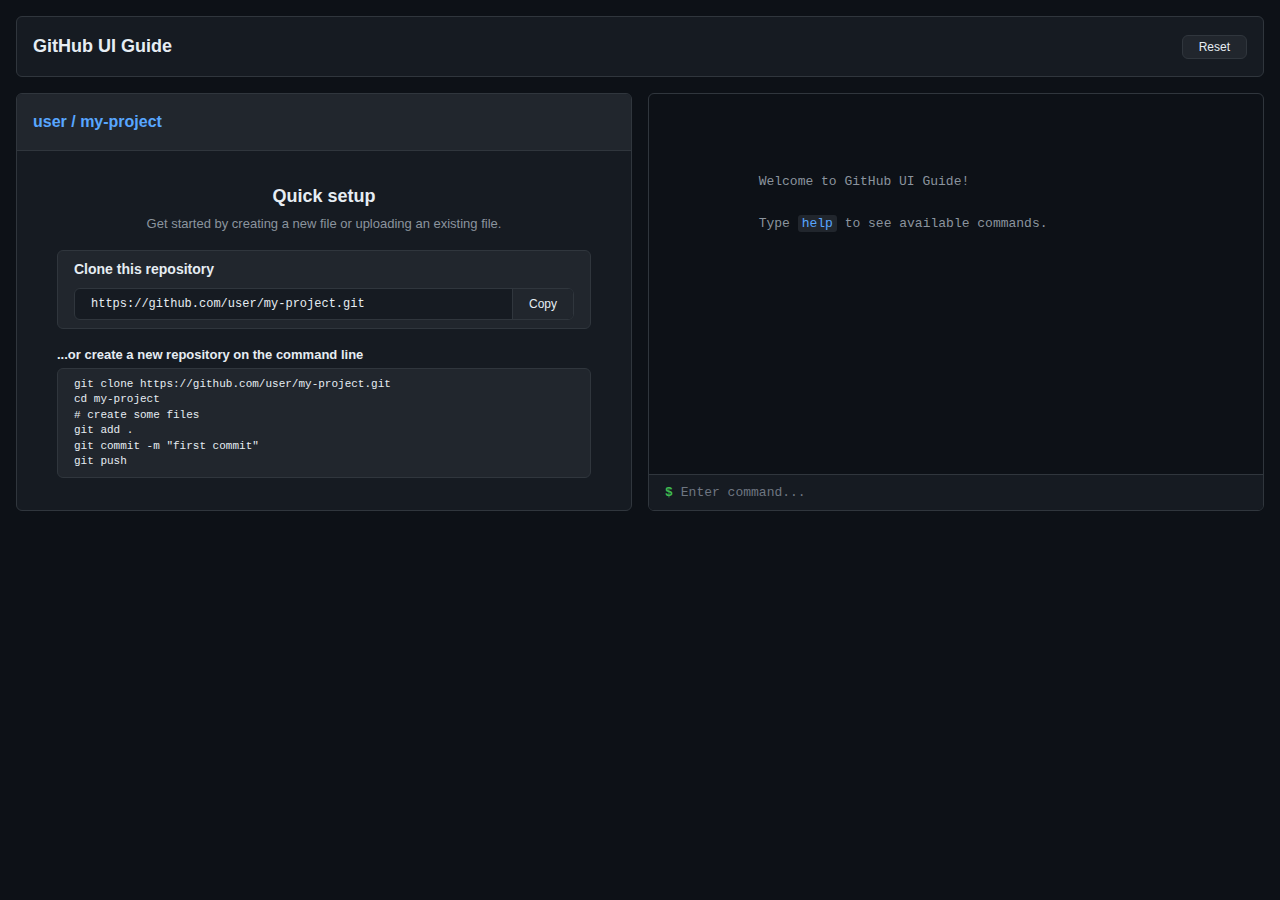
<file: index.html>
<!DOCTYPE html>
<html lang="ja">
<head>
  <meta charset="UTF-8">
  <meta name="viewport" content="width=device-width, initial-scale=1.0">
  <title>GitHub UI Guide</title>
  <link rel="stylesheet" href="src/css/style.css">
  <link rel="stylesheet" href="src/css/github-theme.css">
</head>
<body>
  <div class="app">
    <!-- ヘッダー -->
    <header class="header">
      <h1 class="header__title">GitHub UI Guide</h1>
      <button class="header__reset-btn" id="resetBtn">Reset</button>
    </header>

    <!-- メインコンテンツ -->
    <main class="main">
      <!-- GitHub UIエリア -->
      <section class="github-ui" id="githubUI">
        <div class="github-ui__header">
          <span class="github-ui__repo-name">user / my-project</span>
        </div>
        <div class="github-ui__content" id="githubContent">
          <!-- 空リポジトリ or ファイル一覧がここに表示される -->
          <div class="github-ui__empty">
            <h2>Quick setup</h2>
            <p>Get started by creating a new file or uploading an existing file.</p>
            <div class="github-ui__clone-url">
              <code>https://github.com/user/my-project.git</code>
            </div>
          </div>
        </div>
      </section>

      <!-- ローカルファイルエリア（clone後に表示） -->
      <section class="local-files local-files--hidden" id="localFiles">
        <div class="local-files__header">
          <span class="local-files__title">Local Files</span>
          <button class="local-files__add-btn" id="addFileBtn">+ Add File</button>
        </div>
        <ul class="local-files__list" id="fileList">
          <!-- ファイル一覧がここに表示される -->
        </ul>
      </section>

      <!-- CLIエリア -->
      <section class="cli" id="cli">
        <div class="cli__output" id="cliOutput">
          <div class="cli__welcome">
            Welcome to GitHub UI Guide!<br>
            Type <span class="cli__command">help</span> to see available commands.
          </div>
        </div>
        <div class="cli__input-line">
          <span class="cli__prompt">$</span>
          <input type="text" class="cli__input" id="cliInput" placeholder="Enter command..." autocomplete="off" autofocus>
        </div>
      </section>
    </main>
  </div>

  <!-- ファイル追加モーダル -->
  <div class="modal modal--hidden" id="addFileModal">
    <div class="modal__content">
      <h3 class="modal__title">Add New File</h3>
      <input type="text" class="modal__input" id="newFileName" placeholder="filename.txt">
      <div class="modal__actions">
        <button class="modal__btn modal__btn--cancel" id="cancelAddFile">Cancel</button>
        <button class="modal__btn modal__btn--confirm" id="confirmAddFile">Add</button>
      </div>
    </div>
  </div>

  <!-- JavaScript -->
  <script src="src/js/app.js"></script>
  <script src="src/js/cli.js"></script>
  <script src="src/js/commands.js"></script>
  <script src="src/js/local-files.js"></script>
  <script src="src/js/github-ui.js"></script>
</body>
</html>
</file>
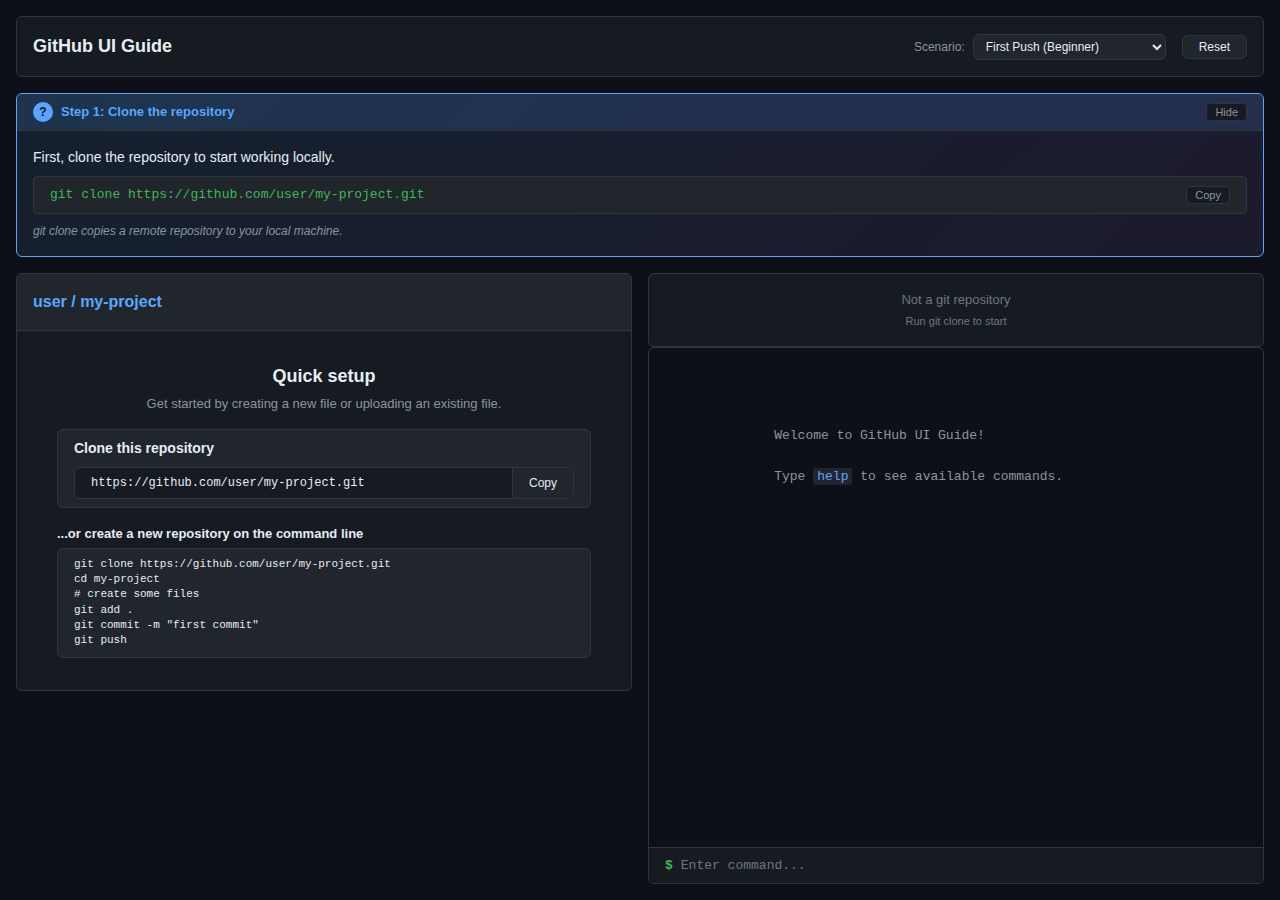
<file: src/index.html>
<!DOCTYPE html>
<html lang="ja">
<head>
  <meta charset="UTF-8">
  <meta name="viewport" content="width=device-width, initial-scale=1.0">
  <title>GitHub UI Guide</title>
  <link rel="stylesheet" href="css/style.css">
  <link rel="stylesheet" href="css/github-theme.css">
</head>
<body>
  <div class="app">
    <!-- ヘッダー -->
    <header class="header">
      <h1 class="header__title">GitHub UI Guide</h1>
      <div class="header__controls">
        <div class="header__scenario">
          <label for="scenarioSelector">Scenario:</label>
          <select class="header__scenario-select" id="scenarioSelector">
            <!-- 動的に生成される -->
          </select>
        </div>
        <button class="header__reset-btn" id="resetBtn">Reset</button>
      </div>
    </header>

    <!-- メインコンテンツ -->
    <main class="main">
      <!-- チュートリアルガイド（上部全幅） -->
      <section class="tutorial" id="tutorialGuide">
        <!-- 動的に表示される -->
      </section>

      <!-- 左側: GitHub UI + ローカルファイル -->
      <div class="main__left">
        <!-- GitHub UIエリア -->
        <section class="github-ui" id="githubUI">
          <div class="github-ui__header">
            <span class="github-ui__repo-name">user / my-project</span>
          </div>
          <div class="github-ui__content" id="githubContent">
            <!-- 空リポジトリ or ファイル一覧がここに表示される -->
            <div class="github-ui__empty">
              <h2>Quick setup</h2>
              <p>Get started by creating a new file or uploading an existing file.</p>
              <div class="github-ui__clone-url">
                <code>https://github.com/user/my-project.git</code>
              </div>
            </div>
          </div>
        </section>

        <!-- ローカルファイルエリア（clone後に表示） -->
        <section class="local-files local-files--hidden" id="localFiles">
          <div class="local-files__header">
            <span class="local-files__title">Local Files</span>
            <button class="local-files__add-btn" id="addFileBtn">+ Add File</button>
          </div>
          <ul class="local-files__list" id="fileList">
            <!-- ファイル一覧がここに表示される -->
          </ul>
        </section>
      </div>

      <!-- 右側: Git状態 + CLIエリア -->
      <div class="main__right">
        <!-- Git状態パネル -->
        <section class="git-status" id="gitStatus">
          <!-- 動的に表示される -->
        </section>

        <section class="cli" id="cli">
          <div class="cli__output" id="cliOutput">
            <div class="cli__welcome">
              Welcome to GitHub UI Guide!<br>
              Type <span class="cli__command">help</span> to see available commands.
            </div>
          </div>
          <div class="cli__input-line">
            <span class="cli__prompt">$</span>
            <input type="text" class="cli__input" id="cliInput" placeholder="Enter command..." autocomplete="off" autofocus>
          </div>
        </section>
      </div>
    </main>
  </div>

  <!-- ファイル追加モーダル -->
  <div class="modal modal--hidden" id="addFileModal">
    <div class="modal__content">
      <h3 class="modal__title">Add New File</h3>
      <input type="text" class="modal__input" id="newFileName" placeholder="filename.txt">
      <div class="modal__actions">
        <button class="modal__btn modal__btn--cancel" id="cancelAddFile">Cancel</button>
        <button class="modal__btn modal__btn--confirm" id="confirmAddFile">Add</button>
      </div>
    </div>
  </div>

  <!-- JavaScript -->
  <script src="js/app.js"></script>
  <script src="js/cli.js"></script>
  <script src="js/commands.js"></script>
  <script src="js/local-files.js"></script>
  <script src="js/github-ui.js"></script>
  <script src="js/tutorial.js"></script>
  <script src="js/scenarios.js"></script>
  <script src="js/git-status-panel.js"></script>
</body>
</html>
</file>
<file: src/css/style.css>
/* =================================
   CSS Variables - Theme Colors
   ================================= */
:root {
  /* Background colors */
  --bg-primary: #0d1117;
  --bg-secondary: #161b22;
  --bg-tertiary: #21262d;

  /* Text colors */
  --text-primary: #e6edf3;
  --text-secondary: #8b949e;
  --text-muted: #6e7681;

  /* Accent colors */
  --accent-blue: #58a6ff;
  --accent-green: #3fb950;
  --accent-red: #f85149;
  --accent-yellow: #d29922;
  --accent-purple: #a371f7;

  /* Border colors */
  --border-default: #30363d;
  --border-muted: #21262d;

  /* CLI colors */
  --cli-bg: #0d1117;
  --cli-text: #c9d1d9;
  --cli-prompt: #3fb950;
  --cli-error: #f85149;
  --cli-success: #3fb950;

  /* Spacing */
  --spacing-xs: 4px;
  --spacing-sm: 8px;
  --spacing-md: 16px;
  --spacing-lg: 24px;
  --spacing-xl: 32px;

  /* Border radius */
  --radius-sm: 4px;
  --radius-md: 6px;
  --radius-lg: 8px;
}

/* =================================
   Reset & Base
   ================================= */
* {
  margin: 0;
  padding: 0;
  box-sizing: border-box;
}

body {
  font-family: -apple-system, BlinkMacSystemFont, 'Segoe UI', 'Noto Sans', Helvetica, Arial, sans-serif;
  font-size: 14px;
  line-height: 1.5;
  color: var(--text-primary);
  background-color: var(--bg-primary);
  min-height: 100vh;
}

/* =================================
   App Layout
   ================================= */
.app {
  display: flex;
  flex-direction: column;
  height: 100vh;
  max-width: 1400px;
  margin: 0 auto;
  padding: var(--spacing-md);
  overflow: hidden;
}

/* =================================
   Header
   ================================= */
.header {
  display: flex;
  justify-content: space-between;
  align-items: center;
  padding: var(--spacing-md);
  background-color: var(--bg-secondary);
  border: 1px solid var(--border-default);
  border-radius: var(--radius-md);
  margin-bottom: var(--spacing-md);
}

.header__title {
  font-size: 18px;
  font-weight: 600;
  color: var(--text-primary);
}

.header__controls {
  display: flex;
  align-items: center;
  gap: var(--spacing-md);
}

.header__scenario {
  display: flex;
  align-items: center;
  gap: var(--spacing-sm);
}

.header__scenario label {
  font-size: 12px;
  color: var(--text-secondary);
}

.header__scenario-select {
  padding: var(--spacing-xs) var(--spacing-sm);
  font-size: 12px;
  color: var(--text-primary);
  background-color: var(--bg-tertiary);
  border: 1px solid var(--border-default);
  border-radius: var(--radius-md);
  cursor: pointer;
  outline: none;
}

.header__scenario-select:hover {
  background-color: var(--border-default);
}

.header__scenario-select:focus {
  border-color: var(--accent-blue);
}

.header__reset-btn {
  padding: var(--spacing-xs) var(--spacing-md);
  font-size: 12px;
  font-weight: 500;
  color: var(--text-primary);
  background-color: var(--bg-tertiary);
  border: 1px solid var(--border-default);
  border-radius: var(--radius-md);
  cursor: pointer;
  transition: background-color 0.2s;
}

.header__reset-btn:hover {
  background-color: var(--border-default);
}

/* =================================
   Main Content
   ================================= */
.main {
  display: grid;
  grid-template-columns: 1fr 1fr;
  grid-template-rows: auto 1fr;
  gap: var(--spacing-md);
  flex: 1;
  min-height: 0;
  min-width: 800px;
}

/* チュートリアルは全幅 */
.tutorial {
  grid-column: 1 / -1;
}

/* 左側: GitHub UI + ローカルファイル */
.main__left {
  display: flex;
  flex-direction: column;
  gap: var(--spacing-md);
  min-height: 0;
  overflow: auto;
}

/* 右側: CLI */
.main__right {
  display: flex;
  flex-direction: column;
  min-height: 0;
}

/* =================================
   Scrollable container
   ================================= */
.app {
  min-width: 800px;
}

body {
  overflow: auto;
}

/* =================================
   GitHub UI Area
   ================================= */
.github-ui {
  background-color: var(--bg-secondary);
  border: 1px solid var(--border-default);
  border-radius: var(--radius-md);
  overflow: hidden;
}

.github-ui__header {
  padding: var(--spacing-md);
  border-bottom: 1px solid var(--border-default);
  background-color: var(--bg-tertiary);
}

.github-ui__repo-name {
  font-size: 16px;
  font-weight: 600;
  color: var(--accent-blue);
}

.github-ui__content {
  padding: var(--spacing-md);
  min-height: 150px;
}

.github-ui__empty {
  text-align: center;
  padding: var(--spacing-xl);
}

.github-ui__empty h2 {
  font-size: 20px;
  margin-bottom: var(--spacing-sm);
  color: var(--text-primary);
}

.github-ui__empty p {
  color: var(--text-secondary);
  margin-bottom: var(--spacing-md);
}

.github-ui__clone-url {
  display: inline-block;
  padding: var(--spacing-sm) var(--spacing-md);
  background-color: var(--bg-tertiary);
  border: 1px solid var(--border-default);
  border-radius: var(--radius-md);
}

.github-ui__clone-url code {
  font-family: 'SFMono-Regular', Consolas, 'Liberation Mono', Menlo, monospace;
  font-size: 12px;
  color: var(--text-primary);
}

/* =================================
   Local Files Area
   ================================= */
.local-files {
  background-color: var(--bg-secondary);
  border: 1px solid var(--border-default);
  border-radius: var(--radius-md);
  overflow: hidden;
}

.local-files--hidden {
  display: none;
}

.local-files__header {
  display: flex;
  justify-content: space-between;
  align-items: center;
  padding: var(--spacing-md);
  border-bottom: 1px solid var(--border-default);
  background-color: var(--bg-tertiary);
}

.local-files__title {
  font-size: 14px;
  font-weight: 600;
  color: var(--text-primary);
}

.local-files__add-btn {
  padding: var(--spacing-xs) var(--spacing-sm);
  font-size: 12px;
  font-weight: 500;
  color: var(--text-primary);
  background-color: var(--accent-green);
  border: none;
  border-radius: var(--radius-md);
  cursor: pointer;
  transition: opacity 0.2s;
}

.local-files__add-btn:hover {
  opacity: 0.9;
}

.local-files__list {
  list-style: none;
  padding: var(--spacing-sm);
}

.local-files__item {
  display: flex;
  justify-content: space-between;
  align-items: center;
  padding: var(--spacing-sm) var(--spacing-md);
  border-radius: var(--radius-sm);
  transition: background-color 0.2s;
}

.local-files__item:hover {
  background-color: var(--bg-tertiary);
}

.local-files__name {
  font-family: 'SFMono-Regular', Consolas, 'Liberation Mono', Menlo, monospace;
  font-size: 13px;
  color: var(--text-primary);
}

.local-files__status {
  font-size: 11px;
  padding: 2px 6px;
  border-radius: var(--radius-sm);
  font-weight: 500;
}

.local-files__status--untracked {
  color: var(--accent-red);
  background-color: rgba(248, 81, 73, 0.15);
}

.local-files__status--modified {
  color: var(--accent-yellow);
  background-color: rgba(210, 153, 34, 0.15);
}

.local-files__status--staged {
  color: var(--accent-green);
  background-color: rgba(63, 185, 80, 0.15);
}

.local-files__status--committed {
  color: var(--text-muted);
  background-color: var(--bg-tertiary);
}

.local-files__edit-btn {
  padding: 2px 8px;
  font-size: 11px;
  color: var(--text-secondary);
  background-color: transparent;
  border: 1px solid var(--border-default);
  border-radius: var(--radius-sm);
  cursor: pointer;
  transition: all 0.2s;
}

.local-files__edit-btn:hover {
  color: var(--text-primary);
  background-color: var(--bg-tertiary);
}

/* =================================
   Git Status Panel
   ================================= */
.git-status {
  background-color: var(--bg-secondary);
  border: 1px solid var(--border-default);
  border-radius: var(--radius-md);
  overflow: hidden;
  flex-shrink: 0;
}

.git-status__content {
  display: flex;
  align-items: center;
  justify-content: space-between;
  padding: var(--spacing-sm) var(--spacing-md);
  gap: var(--spacing-md);
}

.git-status__content--not-cloned {
  justify-content: center;
  flex-direction: column;
  gap: var(--spacing-xs);
  padding: var(--spacing-md);
}

.git-status__label {
  font-size: 13px;
  color: var(--text-muted);
}

.git-status__hint {
  font-size: 11px;
  color: var(--text-muted);
}

.git-status__branch {
  display: flex;
  align-items: center;
  gap: var(--spacing-xs);
}

.git-status__branch-icon {
  font-size: 12px;
  color: var(--text-secondary);
}

.git-status__branch-name {
  font-family: 'SFMono-Regular', Consolas, 'Liberation Mono', Menlo, monospace;
  font-size: 12px;
  font-weight: 600;
  color: var(--text-primary);
  padding: 2px 6px;
  background-color: var(--bg-tertiary);
  border-radius: var(--radius-sm);
}

.git-status__indicator {
  font-size: 10px;
  margin-left: 2px;
}

.git-status--clean .git-status__indicator {
  color: var(--accent-green);
}

.git-status--modified .git-status__indicator {
  color: var(--accent-yellow);
}

.git-status--staged .git-status__indicator {
  color: var(--accent-green);
}

.git-status--unpushed .git-status__indicator {
  color: var(--accent-blue);
}

.git-status__stats {
  display: flex;
  align-items: center;
  gap: var(--spacing-sm);
  flex-wrap: wrap;
}

.git-status__stat {
  font-size: 11px;
  padding: 2px 6px;
  border-radius: var(--radius-sm);
  white-space: nowrap;
}

.git-status__stat--staged {
  color: var(--accent-green);
  background-color: rgba(63, 185, 80, 0.15);
}

.git-status__stat--modified {
  color: var(--accent-yellow);
  background-color: rgba(210, 153, 34, 0.15);
}

.git-status__stat--untracked {
  color: var(--accent-red);
  background-color: rgba(248, 81, 73, 0.15);
}

.git-status__stat--unpushed {
  color: var(--accent-blue);
  background-color: rgba(88, 166, 255, 0.15);
}

.git-status__stat--clean {
  color: var(--accent-green);
  background-color: rgba(63, 185, 80, 0.15);
}

.git-status__commits {
  flex-shrink: 0;
}

.git-status__commits-count {
  font-size: 11px;
  color: var(--text-muted);
}

/* =================================
   CLI Area
   ================================= */
.cli {
  background-color: var(--cli-bg);
  border: 1px solid var(--border-default);
  border-radius: var(--radius-md);
  overflow: hidden;
  flex: 1;
  min-height: 400px;
  display: flex;
  flex-direction: column;
}

.main__right .cli {
  height: 100%;
}

.cli__output {
  flex: 1;
  padding: var(--spacing-md);
  font-family: 'SFMono-Regular', Consolas, 'Liberation Mono', Menlo, monospace;
  font-size: 13px;
  line-height: 1.6;
  color: var(--cli-text);
  overflow-y: auto;
  white-space: pre-wrap;
  word-break: break-all;
}

.cli__welcome {
  color: var(--text-secondary);
  margin-bottom: var(--spacing-md);
}

.cli__command {
  color: var(--accent-blue);
  background-color: var(--bg-tertiary);
  padding: 1px 4px;
  border-radius: 3px;
}

.cli__input-line {
  display: flex;
  align-items: center;
  padding: var(--spacing-sm) var(--spacing-md);
  background-color: var(--bg-secondary);
  border-top: 1px solid var(--border-default);
}

.cli__prompt {
  color: var(--cli-prompt);
  font-family: 'SFMono-Regular', Consolas, 'Liberation Mono', Menlo, monospace;
  font-size: 13px;
  font-weight: 600;
  margin-right: var(--spacing-sm);
}

.cli__input {
  flex: 1;
  background-color: transparent;
  border: none;
  outline: none;
  color: var(--cli-text);
  font-family: 'SFMono-Regular', Consolas, 'Liberation Mono', Menlo, monospace;
  font-size: 13px;
}

.cli__input::placeholder {
  color: var(--text-muted);
}

/* CLI Output Styling */
.cli__line {
  margin-bottom: 2px;
}

.cli__line--command {
  color: var(--cli-text);
}

.cli__line--command::before {
  content: '$ ';
  color: var(--cli-prompt);
}

.cli__line--output {
  color: var(--text-secondary);
}

.cli__line--error {
  color: var(--cli-error);
}

.cli__line--success {
  color: var(--cli-success);
}

/* =================================
   Modal
   ================================= */
.modal {
  position: fixed;
  top: 0;
  left: 0;
  width: 100%;
  height: 100%;
  background-color: rgba(0, 0, 0, 0.6);
  display: flex;
  justify-content: center;
  align-items: center;
  z-index: 1000;
}

.modal--hidden {
  display: none;
}

.modal__content {
  background-color: var(--bg-secondary);
  border: 1px solid var(--border-default);
  border-radius: var(--radius-lg);
  padding: var(--spacing-lg);
  min-width: 300px;
}

.modal__title {
  font-size: 16px;
  font-weight: 600;
  margin-bottom: var(--spacing-md);
  color: var(--text-primary);
}

.modal__input {
  width: 100%;
  padding: var(--spacing-sm) var(--spacing-md);
  font-size: 14px;
  color: var(--text-primary);
  background-color: var(--bg-tertiary);
  border: 1px solid var(--border-default);
  border-radius: var(--radius-md);
  outline: none;
  margin-bottom: var(--spacing-md);
}

.modal__input:focus {
  border-color: var(--accent-blue);
}

.modal__actions {
  display: flex;
  justify-content: flex-end;
  gap: var(--spacing-sm);
}

.modal__btn {
  padding: var(--spacing-sm) var(--spacing-md);
  font-size: 13px;
  font-weight: 500;
  border-radius: var(--radius-md);
  cursor: pointer;
  transition: all 0.2s;
}

.modal__btn--cancel {
  color: var(--text-primary);
  background-color: var(--bg-tertiary);
  border: 1px solid var(--border-default);
}

.modal__btn--cancel:hover {
  background-color: var(--border-default);
}

.modal__btn--confirm {
  color: #ffffff;
  background-color: var(--accent-green);
  border: none;
}

.modal__btn--confirm:hover {
  opacity: 0.9;
}

/* =================================
   Tutorial Guide
   ================================= */
.tutorial {
  background: linear-gradient(135deg, rgba(88, 166, 255, 0.1) 0%, rgba(163, 113, 247, 0.1) 100%);
  border: 1px solid var(--accent-blue);
  border-radius: var(--radius-md);
  overflow: hidden;
}

.tutorial__header {
  display: flex;
  align-items: center;
  justify-content: space-between;
  padding: var(--spacing-sm) var(--spacing-md);
  background-color: rgba(88, 166, 255, 0.15);
  border-bottom: 1px solid var(--border-default);
}

.tutorial__header--collapsed {
  border-bottom: none;
}

.tutorial__header-left {
  display: flex;
  align-items: center;
  gap: var(--spacing-sm);
}

.tutorial__toggle-btn {
  padding: 2px 8px;
  font-size: 11px;
  color: var(--text-secondary);
  background-color: var(--bg-secondary);
  border: 1px solid var(--border-default);
  border-radius: var(--radius-sm);
  cursor: pointer;
  transition: all 0.2s;
}

.tutorial__toggle-btn:hover {
  color: var(--text-primary);
  background-color: var(--bg-tertiary);
}

.tutorial--collapsed {
  background: var(--bg-secondary);
}

.tutorial__icon {
  display: flex;
  align-items: center;
  justify-content: center;
  width: 20px;
  height: 20px;
  font-size: 12px;
  font-weight: 700;
  color: var(--bg-primary);
  background-color: var(--accent-blue);
  border-radius: 50%;
}

.tutorial__title {
  font-size: 13px;
  font-weight: 600;
  color: var(--accent-blue);
}

.tutorial__content {
  padding: var(--spacing-md);
}

.tutorial__hint {
  font-size: 14px;
  color: var(--text-primary);
  margin-bottom: var(--spacing-sm);
}

.tutorial__command {
  display: flex;
  align-items: center;
  gap: var(--spacing-sm);
  padding: var(--spacing-sm) var(--spacing-md);
  background-color: var(--bg-tertiary);
  border: 1px solid var(--border-default);
  border-radius: var(--radius-sm);
  margin-bottom: var(--spacing-sm);
}

.tutorial__command code {
  flex: 1;
  font-family: 'SFMono-Regular', Consolas, 'Liberation Mono', Menlo, monospace;
  font-size: 13px;
  color: var(--accent-green);
}

.tutorial__copy-btn {
  padding: 2px 8px;
  font-size: 11px;
  color: var(--text-secondary);
  background-color: var(--bg-secondary);
  border: 1px solid var(--border-default);
  border-radius: var(--radius-sm);
  cursor: pointer;
  transition: all 0.2s;
}

.tutorial__copy-btn:hover {
  color: var(--text-primary);
  background-color: var(--bg-tertiary);
}

.tutorial__explanation {
  font-size: 12px;
  color: var(--text-secondary);
  font-style: italic;
}
</file>
<file: src/css/github-theme.css>
/* =================================
   GitHub Theme - Repository UI
   ================================= */

/* File List (Repository with files) */
.github-files {
  border: 1px solid var(--border-default);
  border-radius: var(--radius-md);
  overflow: hidden;
}

.github-files__header {
  display: flex;
  align-items: center;
  padding: var(--spacing-md);
  background-color: var(--bg-tertiary);
  border-bottom: 1px solid var(--border-default);
}

.github-files__commit-info {
  display: flex;
  align-items: center;
  gap: var(--spacing-sm);
  font-size: 13px;
  color: var(--text-secondary);
}

.github-files__commit-hash {
  font-family: 'SFMono-Regular', Consolas, 'Liberation Mono', Menlo, monospace;
  color: var(--accent-blue);
}

.github-files__list {
  list-style: none;
}

.github-files__item {
  display: flex;
  align-items: center;
  padding: var(--spacing-sm) var(--spacing-md);
  border-bottom: 1px solid var(--border-muted);
  transition: background-color 0.2s;
}

.github-files__item:last-child {
  border-bottom: none;
}

.github-files__item:hover {
  background-color: var(--bg-tertiary);
}

.github-files__icon {
  width: 16px;
  height: 16px;
  margin-right: var(--spacing-sm);
  color: var(--text-secondary);
}

.github-files__icon--file::before {
  content: '';
  display: block;
  width: 12px;
  height: 14px;
  border: 1.5px solid var(--text-secondary);
  border-radius: 2px;
}

.github-files__name {
  flex: 1;
  font-size: 14px;
  color: var(--text-primary);
}

.github-files__name:hover {
  color: var(--accent-blue);
  text-decoration: underline;
  cursor: pointer;
}

.github-files__message {
  flex: 2;
  font-size: 14px;
  color: var(--text-secondary);
  white-space: nowrap;
  overflow: hidden;
  text-overflow: ellipsis;
}

.github-files__time {
  font-size: 12px;
  color: var(--text-muted);
  white-space: nowrap;
}

/* Empty Repository State */
.github-empty {
  text-align: center;
  padding: var(--spacing-md) var(--spacing-lg);
}

.github-empty__title {
  font-size: 18px;
  font-weight: 600;
  margin-bottom: var(--spacing-xs);
  color: var(--text-primary);
}

.github-empty__description {
  color: var(--text-secondary);
  margin-bottom: var(--spacing-md);
  font-size: 13px;
}

.github-empty__setup {
  background-color: var(--bg-tertiary);
  border: 1px solid var(--border-default);
  border-radius: var(--radius-md);
  padding: var(--spacing-sm) var(--spacing-md);
  margin-bottom: var(--spacing-md);
}

.github-empty__setup-title {
  font-size: 14px;
  font-weight: 600;
  margin-bottom: var(--spacing-sm);
  color: var(--text-primary);
  text-align: left;
}

.github-empty__clone-box {
  display: flex;
  align-items: center;
  background-color: var(--bg-secondary);
  border: 1px solid var(--border-default);
  border-radius: var(--radius-md);
  overflow: hidden;
}

.github-empty__clone-input {
  flex: 1;
  font-family: 'SFMono-Regular', Consolas, 'Liberation Mono', Menlo, monospace;
  font-size: 12px;
  color: var(--text-primary);
  background-color: transparent;
  border: none;
  outline: none;
  padding: var(--spacing-sm) var(--spacing-md);
  cursor: text;
}

.github-empty__clone-input:focus {
  background-color: var(--bg-tertiary);
}

.github-empty__copy-btn {
  padding: var(--spacing-sm) var(--spacing-md);
  font-size: 12px;
  font-weight: 500;
  color: var(--text-primary);
  background-color: var(--bg-tertiary);
  border: none;
  border-left: 1px solid var(--border-default);
  cursor: pointer;
  transition: all 0.2s;
  white-space: nowrap;
}

.github-empty__copy-btn:hover {
  background-color: var(--border-default);
}

.github-empty__copy-btn--copied {
  color: var(--accent-green);
  background-color: rgba(63, 185, 80, 0.15);
}

.github-empty__instructions {
  text-align: left;
  margin-top: var(--spacing-md);
}

.github-empty__instructions-title {
  font-size: 13px;
  font-weight: 600;
  margin-bottom: var(--spacing-xs);
  color: var(--text-primary);
}

.github-empty__code {
  background-color: var(--bg-tertiary);
  border: 1px solid var(--border-default);
  border-radius: var(--radius-md);
  padding: var(--spacing-sm) var(--spacing-md);
  font-family: 'SFMono-Regular', Consolas, 'Liberation Mono', Menlo, monospace;
  font-size: 11px;
  color: var(--text-primary);
  white-space: pre-wrap;
  line-height: 1.4;
}

/* Tabs Navigation (like Code, Issues, Pull requests) */
.github-tabs {
  display: flex;
  gap: var(--spacing-xs);
  padding: var(--spacing-sm) var(--spacing-md);
  border-bottom: 1px solid var(--border-default);
  background-color: var(--bg-secondary);
}

.github-tabs__btn {
  display: flex;
  align-items: center;
  gap: var(--spacing-xs);
  padding: var(--spacing-sm) var(--spacing-md);
  font-size: 14px;
  color: var(--text-secondary);
  background: none;
  border: 1px solid transparent;
  border-radius: var(--radius-md);
  cursor: pointer;
  position: relative;
  transition: all 0.2s;
}

.github-tabs__btn:hover {
  color: var(--text-primary);
  background-color: var(--bg-tertiary);
}

.github-tabs__btn--active {
  color: var(--text-primary);
  background-color: var(--bg-tertiary);
  border-color: var(--border-default);
}

.github-tabs__icon {
  font-size: 14px;
}

.github-tabs__count {
  font-size: 11px;
  padding: 1px 6px;
  background-color: var(--bg-primary);
  border-radius: 10px;
  color: var(--text-secondary);
}

.github-tabs__content {
  padding: var(--spacing-md);
}

/* Legacy tab item styles */
.github-tabs__item {
  padding: var(--spacing-sm) var(--spacing-md);
  font-size: 14px;
  color: var(--text-secondary);
  background: none;
  border: none;
  cursor: pointer;
  position: relative;
}

.github-tabs__item:hover {
  color: var(--text-primary);
}

.github-tabs__item--active {
  color: var(--text-primary);
  font-weight: 600;
}

.github-tabs__item--active::after {
  content: '';
  position: absolute;
  bottom: 0;
  left: 0;
  right: 0;
  height: 2px;
  background-color: var(--accent-orange, #f78166);
  border-radius: 2px 2px 0 0;
}

/* Commit History */
.github-commits {
  border: 1px solid var(--border-default);
  border-radius: var(--radius-md);
  overflow: hidden;
}

.github-commits__header {
  padding: var(--spacing-md);
  background-color: var(--bg-tertiary);
  border-bottom: 1px solid var(--border-default);
}

.github-commits__title {
  font-size: 14px;
  font-weight: 600;
  color: var(--text-primary);
}

.github-commits__list {
  list-style: none;
}

.github-commits__item {
  display: flex;
  align-items: center;
  justify-content: space-between;
  padding: var(--spacing-md);
  border-bottom: 1px solid var(--border-muted);
  transition: background-color 0.2s;
}

.github-commits__item:last-child {
  border-bottom: none;
}

.github-commits__item:hover {
  background-color: var(--bg-tertiary);
}

.github-commits__info {
  flex: 1;
  min-width: 0;
}

.github-commits__message {
  font-size: 14px;
  color: var(--text-primary);
  font-weight: 500;
  margin-bottom: var(--spacing-xs);
  white-space: nowrap;
  overflow: hidden;
  text-overflow: ellipsis;
}

.github-commits__message:hover {
  color: var(--accent-blue);
  cursor: pointer;
}

.github-commits__meta {
  font-size: 12px;
  color: var(--text-muted);
}

.github-commits__author {
  color: var(--text-secondary);
}

.github-commits__details {
  display: flex;
  align-items: center;
  gap: var(--spacing-sm);
  flex-shrink: 0;
}

.github-commits__hash {
  font-family: 'SFMono-Regular', Consolas, 'Liberation Mono', Menlo, monospace;
  font-size: 12px;
  color: var(--accent-blue);
  background-color: var(--bg-tertiary);
  padding: 4px 8px;
  border-radius: var(--radius-sm);
  border: 1px solid var(--border-default);
}

.github-commits__hash:hover {
  background-color: var(--bg-primary);
  cursor: pointer;
}

.github-commits__files {
  font-size: 11px;
  color: var(--text-muted);
  padding: 2px 6px;
  background-color: var(--bg-tertiary);
  border-radius: var(--radius-sm);
}

.github-commits__time {
  font-size: 12px;
  color: var(--text-muted);
  margin-left: var(--spacing-md);
}

/* Branch indicator in file list */
.github-files__header {
  display: flex;
  align-items: center;
  justify-content: space-between;
  padding: var(--spacing-md);
  background-color: var(--bg-tertiary);
  border-bottom: 1px solid var(--border-default);
}

.github-files__branch {
  display: flex;
  align-items: center;
  gap: var(--spacing-xs);
  font-size: 12px;
  color: var(--text-secondary);
  padding: 4px 8px;
  background-color: var(--bg-secondary);
  border: 1px solid var(--border-default);
  border-radius: var(--radius-md);
}

.github-files__branch-icon {
  font-size: 10px;
}

/* =================================
   Pull Requests
   ================================= */
.github-pr {
  display: flex;
  flex-direction: column;
  gap: var(--spacing-md);
}

.github-pr__header {
  padding: var(--spacing-md);
  background-color: var(--bg-tertiary);
  border: 1px solid var(--border-default);
  border-radius: var(--radius-md) var(--radius-md) 0 0;
}

.github-pr__header-title {
  font-size: 14px;
  font-weight: 600;
  color: var(--text-primary);
}

.github-pr__list {
  list-style: none;
  border: 1px solid var(--border-default);
  border-top: none;
  border-radius: 0 0 var(--radius-md) var(--radius-md);
}

.github-pr__item {
  display: flex;
  align-items: flex-start;
  gap: var(--spacing-md);
  padding: var(--spacing-md);
  border-bottom: 1px solid var(--border-muted);
  transition: background-color 0.2s;
}

.github-pr__item:last-child {
  border-bottom: none;
}

.github-pr__item:hover {
  background-color: var(--bg-tertiary);
}

.github-pr__item--closed {
  opacity: 0.7;
}

.github-pr__icon {
  font-size: 16px;
  flex-shrink: 0;
}

.github-pr__icon--open {
  color: var(--accent-green);
}

.github-pr__icon--merged {
  color: var(--accent-purple);
}

.github-pr__icon--closed {
  color: var(--accent-red);
}

.github-pr__info {
  flex: 1;
  min-width: 0;
}

.github-pr__title {
  font-size: 14px;
  font-weight: 600;
  color: var(--text-primary);
  margin-bottom: var(--spacing-xs);
}

.github-pr__title:hover {
  color: var(--accent-blue);
  cursor: pointer;
}

.github-pr__meta {
  font-size: 12px;
  color: var(--text-muted);
}

.github-pr__branch {
  margin-left: var(--spacing-sm);
  padding: 2px 6px;
  background-color: var(--bg-tertiary);
  border-radius: var(--radius-sm);
  font-family: 'SFMono-Regular', Consolas, 'Liberation Mono', Menlo, monospace;
  font-size: 11px;
}

.github-pr__actions {
  flex-shrink: 0;
}

.github-pr__merge-btn {
  padding: var(--spacing-xs) var(--spacing-md);
  font-size: 12px;
  font-weight: 500;
  color: #ffffff;
  background-color: var(--accent-green);
  border: none;
  border-radius: var(--radius-md);
  cursor: pointer;
  transition: opacity 0.2s;
}

.github-pr__merge-btn:hover {
  opacity: 0.9;
}

/* Empty state */
.github-pr__empty {
  text-align: center;
  padding: var(--spacing-xl);
  color: var(--text-secondary);
}

.github-pr__empty-icon {
  font-size: 48px;
  margin-bottom: var(--spacing-md);
  opacity: 0.5;
}

.github-pr__empty h3 {
  font-size: 18px;
  color: var(--text-primary);
  margin-bottom: var(--spacing-sm);
}

.github-pr__empty p {
  font-size: 14px;
  margin-bottom: var(--spacing-sm);
}

.github-pr__empty-hint {
  font-size: 12px;
  color: var(--text-muted);
}

/* Create PR form */
.github-pr__create {
  border: 1px solid var(--accent-green);
  border-radius: var(--radius-md);
  overflow: hidden;
  background: linear-gradient(135deg, rgba(63, 185, 80, 0.1) 0%, rgba(63, 185, 80, 0.05) 100%);
}

.github-pr__create-header {
  padding: var(--spacing-sm) var(--spacing-md);
  background-color: rgba(63, 185, 80, 0.15);
  border-bottom: 1px solid var(--border-default);
  font-size: 13px;
  font-weight: 600;
  color: var(--accent-green);
}

.github-pr__create-form {
  padding: var(--spacing-md);
  display: flex;
  flex-direction: column;
  gap: var(--spacing-sm);
}

.github-pr__create-branches {
  display: flex;
  align-items: center;
  gap: var(--spacing-sm);
  font-size: 12px;
  color: var(--text-secondary);
  padding: var(--spacing-sm);
  background-color: var(--bg-tertiary);
  border-radius: var(--radius-sm);
}

.github-pr__branch-select {
  padding: 2px 6px;
  font-size: 12px;
  color: var(--text-primary);
  background-color: var(--bg-secondary);
  border: 1px solid var(--border-default);
  border-radius: var(--radius-sm);
  cursor: pointer;
}

.github-pr__create-input {
  padding: var(--spacing-sm) var(--spacing-md);
  font-size: 14px;
  color: var(--text-primary);
  background-color: var(--bg-tertiary);
  border: 1px solid var(--border-default);
  border-radius: var(--radius-md);
  outline: none;
}

.github-pr__create-input:focus {
  border-color: var(--accent-blue);
}

.github-pr__create-textarea {
  padding: var(--spacing-sm) var(--spacing-md);
  font-size: 13px;
  color: var(--text-primary);
  background-color: var(--bg-tertiary);
  border: 1px solid var(--border-default);
  border-radius: var(--radius-md);
  outline: none;
  min-height: 60px;
  resize: vertical;
  font-family: inherit;
}

.github-pr__create-textarea:focus {
  border-color: var(--accent-blue);
}

.github-pr__create-btn {
  padding: var(--spacing-sm) var(--spacing-md);
  font-size: 13px;
  font-weight: 500;
  color: #ffffff;
  background-color: var(--accent-green);
  border: none;
  border-radius: var(--radius-md);
  cursor: pointer;
  transition: opacity 0.2s;
  align-self: flex-start;
}

.github-pr__create-btn:hover {
  opacity: 0.9;
}
</file>
